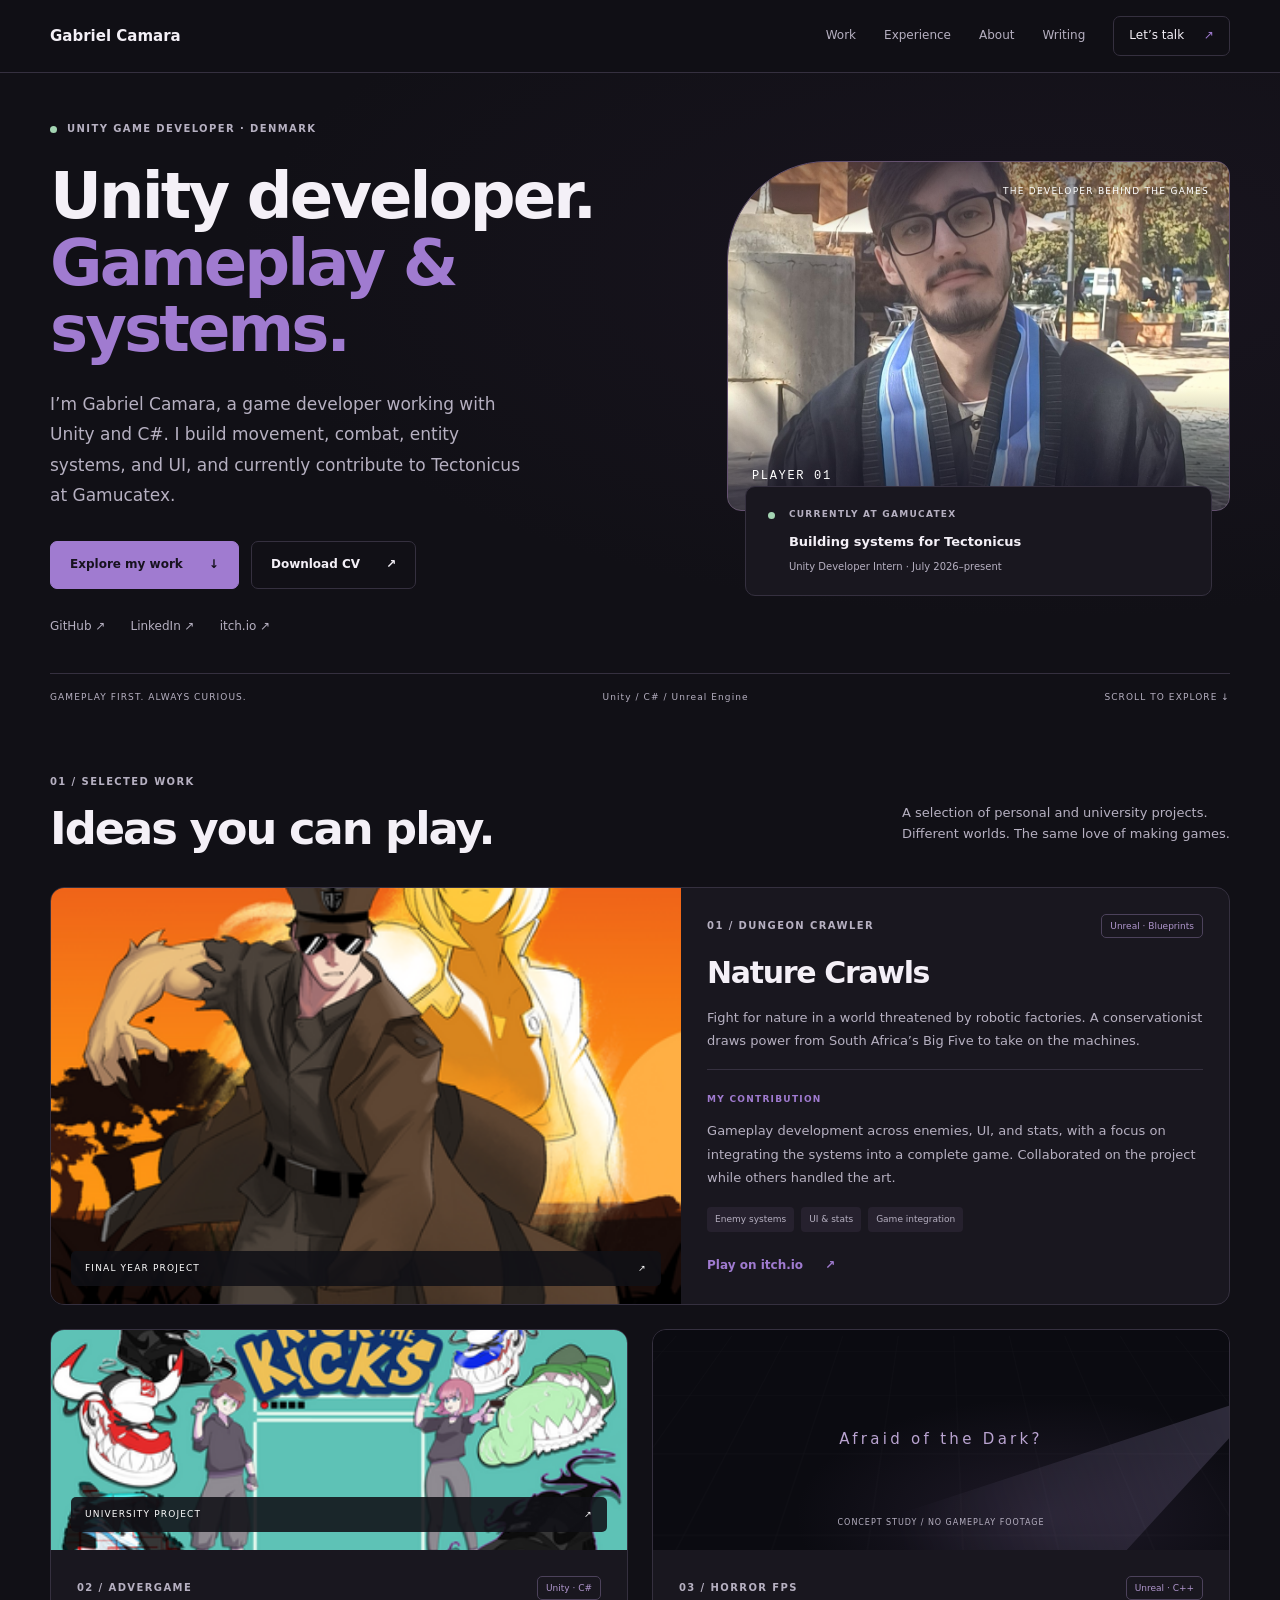
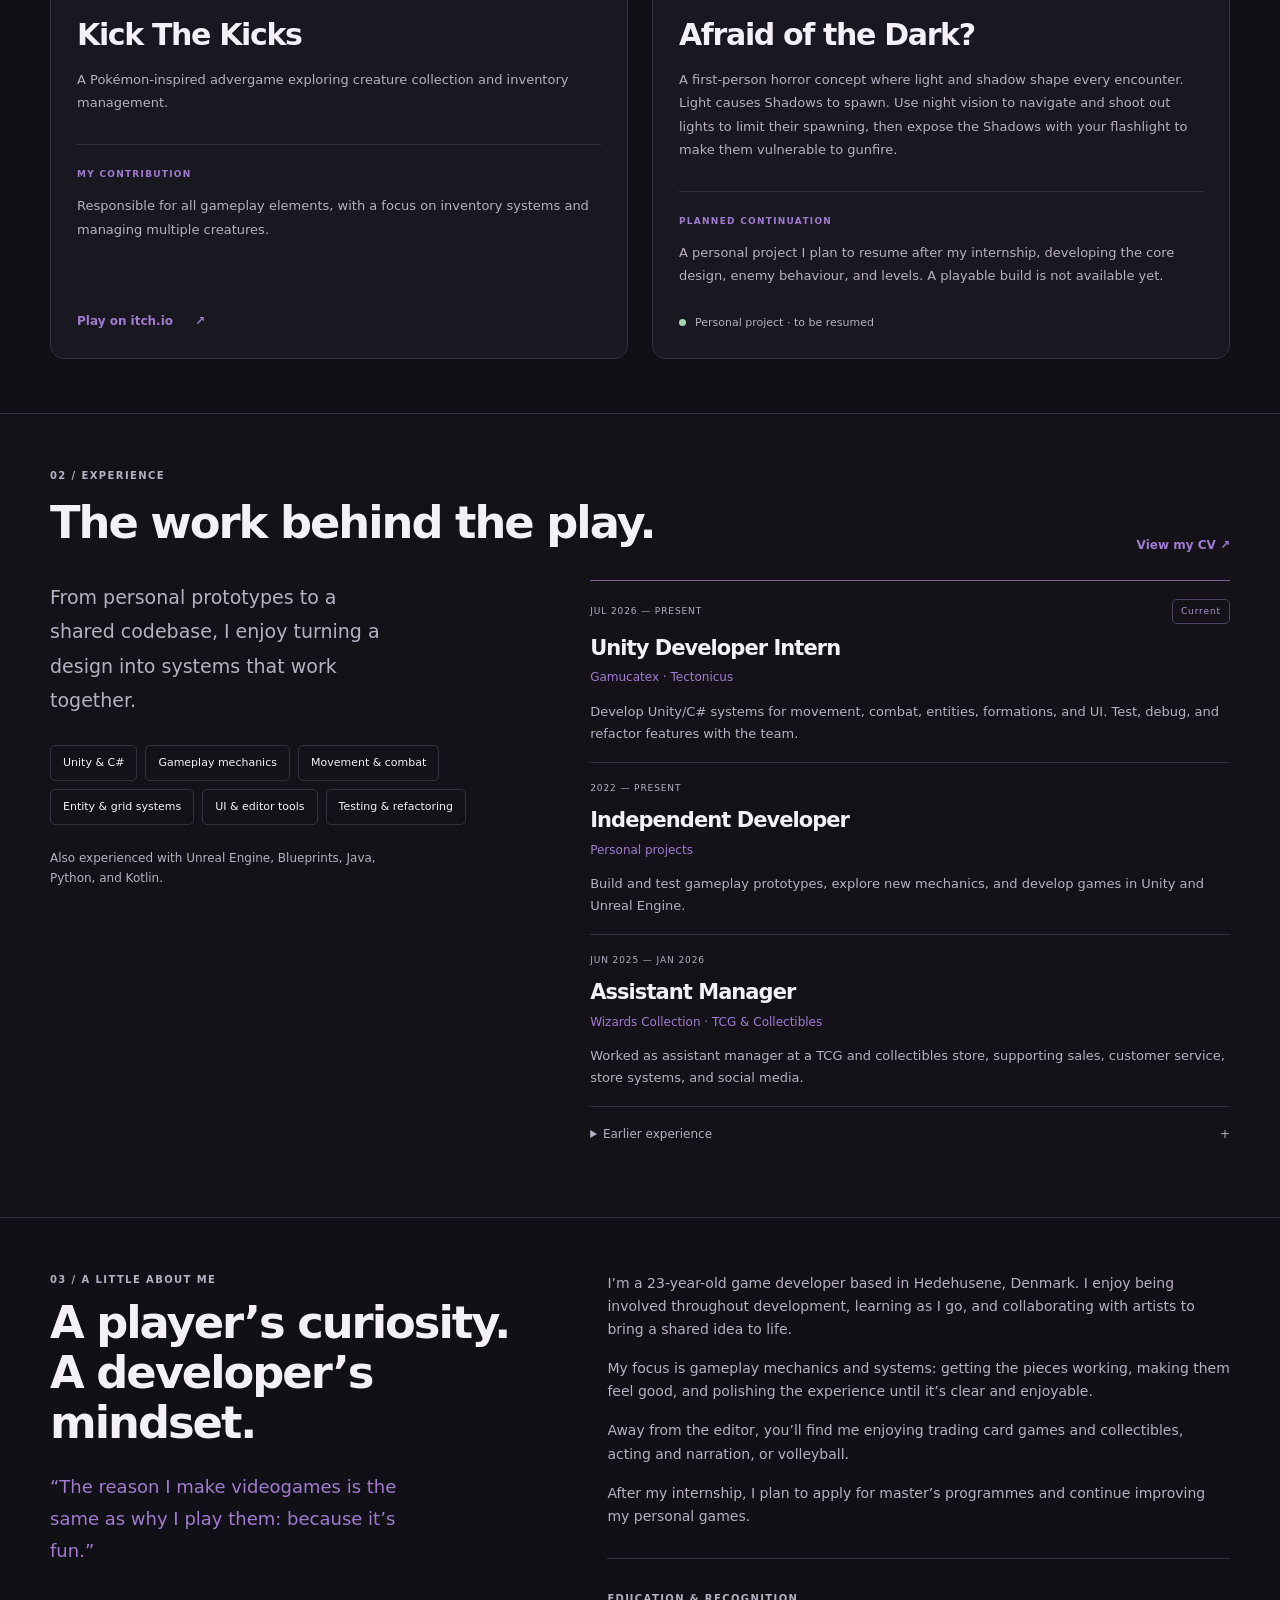
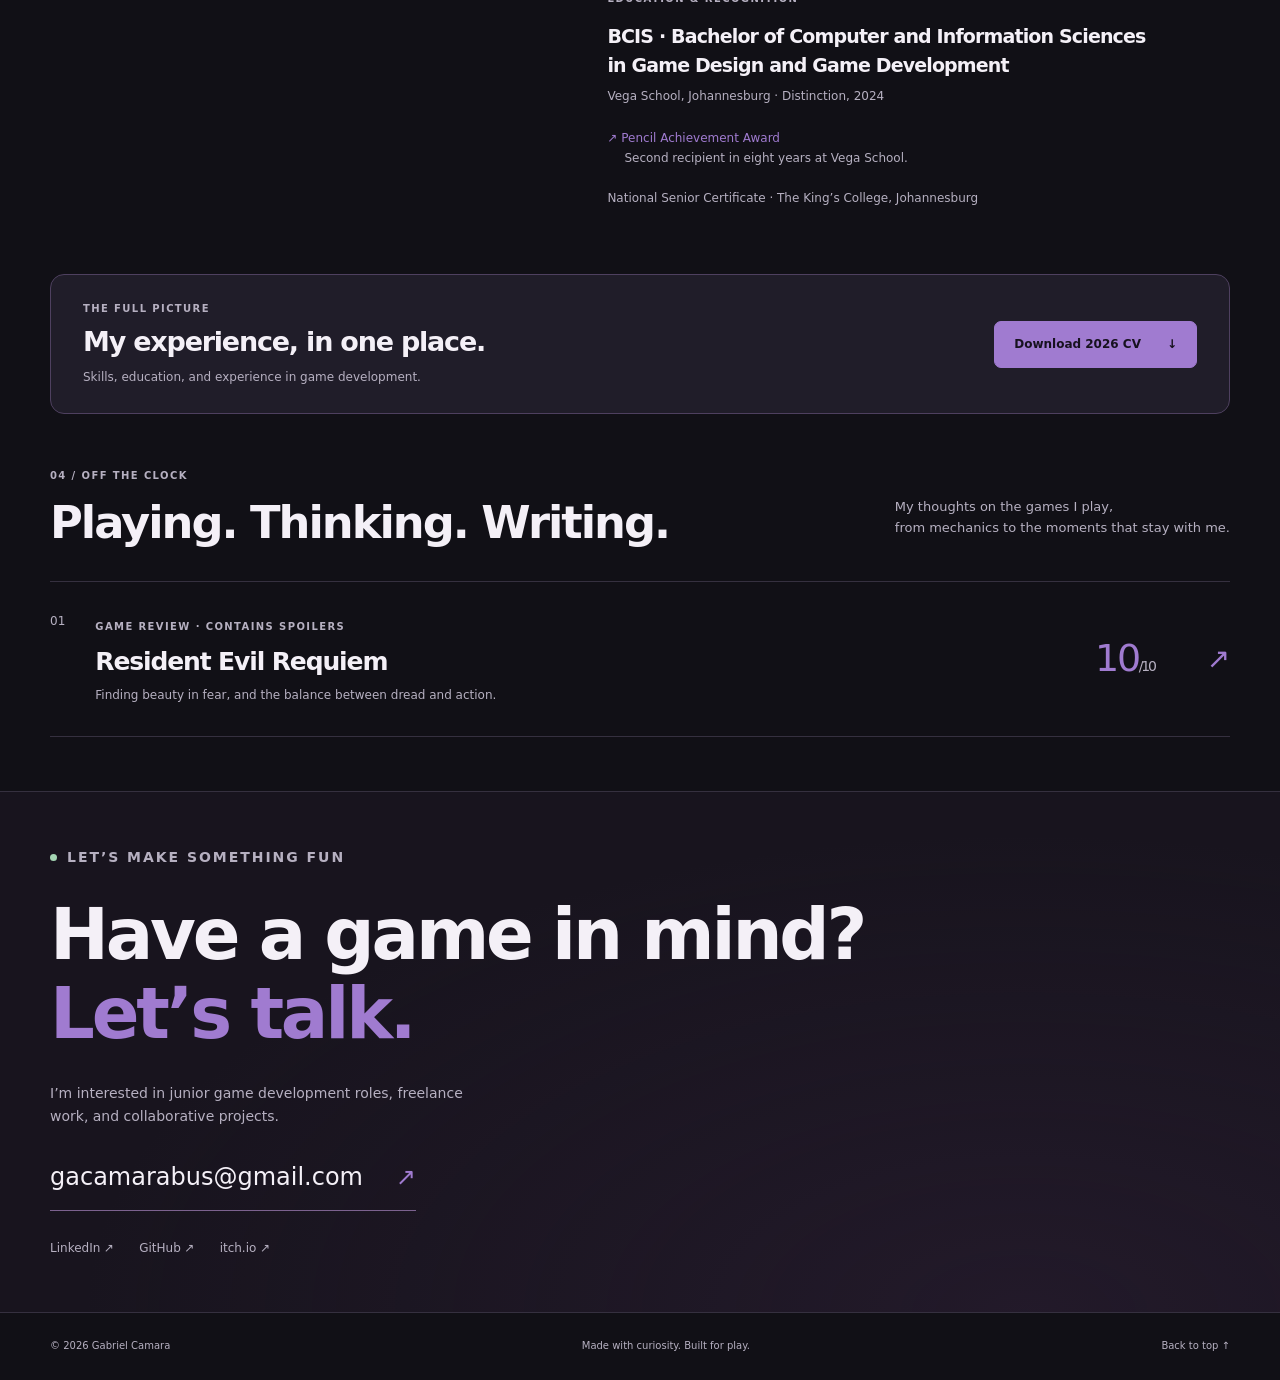
<file: index.html>
<!doctype html>
<html lang="en">
<head>
  <meta charset="UTF-8">
  <meta name="viewport" content="width=device-width, initial-scale=1">
  <meta name="theme-color" content="#111016">
  <title>Gabriel Camara | Unity Game Developer</title>
  <meta name="description" content="Gabriel Camara is a Unity game developer based in Denmark. Explore gameplay systems, Unity and Unreal projects, experience, and his 2026 CV.">
  <meta property="og:title" content="Gabriel Camara | Unity Game Developer">
  <meta property="og:description" content="Gameplay systems, playful ideas, and the work behind them. Explore my games and download my CV.">
  <meta property="og:type" content="website">
  <meta property="og:url" content="https://tr1n1tyangel.github.io/">
  <meta property="og:image" content="https://tr1n1tyangel.github.io/images/nature-crawls.png">
  <link rel="canonical" href="https://tr1n1tyangel.github.io/">
  <link rel="icon" href="favicon.svg" type="image/svg+xml">
  <link rel="stylesheet" href="styles.css">
</head>
<body>
<a class="skip-link" href="#main">Skip to content</a>
<header class="site-header">
  <div class="container header-inner">
    <a class="logo" href="#top" aria-label="Gabriel Camara home">Gabriel Camara</a>
    <nav class="nav" aria-label="Main navigation"><a href="#projects">Work</a><a href="#experience">Experience</a><a href="#about">About</a><a href="#reviews">Writing</a><a class="nav-contact" href="#contact">Let’s talk <span aria-hidden="true">↗</span></a></nav>
  </div>
</header>
<main id="main">
<section class="hero" id="top">
  <div class="container hero-inner">
    <div class="hero-copy">
      <p class="eyebrow"><span class="status-dot"></span> UNITY GAME DEVELOPER · DENMARK</p>
      <h1>Unity developer.<br><em>Gameplay & systems.</em></h1>
      <p class="hero-intro">I’m Gabriel Camara, a game developer working with Unity and C#. I build movement, combat, entity systems, and UI, and currently contribute to Tectonicus at Gamucatex.</p>
      <div class="actions"><a class="btn primary" href="#projects">Explore my work <span aria-hidden="true">↓</span></a><a class="btn" href="CV/Gabriel%20Camara%20CV%202026%20-%20Game%20Development.pdf" download>Download CV <span aria-hidden="true">↗</span></a></div>
      <div class="social"><a href="https://github.com/Tr1n1tyAngel/" target="_blank" rel="noopener noreferrer">GitHub ↗</a><a href="https://www.linkedin.com/in/gabriel-camara-973a16232/" target="_blank" rel="noopener noreferrer">LinkedIn ↗</a><a href="https://tr1n1tyangel.itch.io/" target="_blank" rel="noopener noreferrer">itch.io ↗</a></div>
    </div>
    <div class="hero-side"><div class="portrait-frame"><span class="portrait-label">THE DEVELOPER BEHIND THE GAMES</span><img src="images/profile.jpg" alt="Gabriel Camara at his graduation" fetchpriority="high"><span class="portrait-index" aria-hidden="true">PLAYER 01</span></div><div class="now-card"><span class="status-dot"></span><div><p class="eyebrow">CURRENTLY AT GAMUCATEX</p><strong>Building systems for Tectonicus</strong><p>Unity Developer Intern · July 2026–present</p></div></div></div>
  </div>
  <div class="container hero-bottom"><span>GAMEPLAY FIRST. ALWAYS CURIOUS.</span><span>Unity / C# / Unreal Engine</span><a href="#projects">SCROLL TO EXPLORE ↓</a></div>
</section>
<section id="projects" class="section">
  <div class="container">
    <div class="section-head"><div><p class="eyebrow">01 / SELECTED WORK</p><h2>Ideas you can play.</h2></div><p>A selection of personal and university projects.<br>Different worlds. The same love of making games.</p></div>
    <article class="project featured"><a class="project-image" href="https://tr1n1tyangel.itch.io/nature-crawls" target="_blank" rel="noopener noreferrer" aria-label="Play Nature Crawls on itch.io"><img src="images/nature-crawls.png" alt="Nature Crawls game artwork" loading="lazy"><span class="image-caption">FINAL YEAR PROJECT <span aria-hidden="true">↗</span></span></a><div class="project-copy"><div class="project-top"><span class="eyebrow">01 / DUNGEON CRAWLER</span><span class="tag">Unreal · Blueprints</span></div><h3>Nature Crawls</h3><p>Fight for nature in a world threatened by robotic factories. A conservationist draws power from South Africa’s Big Five to take on the machines.</p><div class="contribution"><span class="eyebrow">MY CONTRIBUTION</span><p>Gameplay development across enemies, UI, and stats, with a focus on integrating the systems into a complete game. Collaborated on the project while others handled the art.</p></div><div class="tags"><span>Enemy systems</span><span>UI & stats</span><span>Game integration</span></div><a class="text-link" href="https://tr1n1tyangel.itch.io/nature-crawls" target="_blank" rel="noopener noreferrer">Play on itch.io <span aria-hidden="true">↗</span></a></div></article>
    <div class="project-grid">
      <article class="project compact"><a class="project-image" href="https://tr1n1tyangel.itch.io/kickthekicks" target="_blank" rel="noopener noreferrer" aria-label="Play Kick The Kicks on itch.io"><img src="images/kick-the-kicks.png" alt="Kick The Kicks game artwork" loading="lazy"><span class="image-caption">UNIVERSITY PROJECT <span aria-hidden="true">↗</span></span></a><div class="project-copy"><div class="project-top"><span class="eyebrow">02 / ADVERGAME</span><span class="tag">Unity · C#</span></div><h3>Kick The Kicks</h3><p>A Pokémon-inspired advergame exploring creature collection and inventory management.</p><div class="contribution"><span class="eyebrow">MY CONTRIBUTION</span><p>Responsible for all gameplay elements, with a focus on inventory systems and managing multiple creatures.</p></div><a class="text-link" href="https://tr1n1tyangel.itch.io/kickthekicks" target="_blank" rel="noopener noreferrer">Play on itch.io <span aria-hidden="true">↗</span></a></div></article>
      <article class="project compact"><div class="concept-art" role="img" aria-label="Abstract light beam illustrating the horror game's light and shadow concept"><span class="concept-label">Afraid of the Dark?</span><div class="beam"></div><span class="concept-caption">CONCEPT STUDY / NO GAMEPLAY FOOTAGE</span></div><div class="project-copy"><div class="project-top"><span class="eyebrow">03 / HORROR FPS</span><span class="tag">Unreal · C++</span></div><h3>Afraid of the Dark?</h3><p>A first-person horror concept where light and shadow shape every encounter. Light causes Shadows to spawn. Use night vision to navigate and shoot out lights to limit their spawning, then expose the Shadows with your flashlight to make them vulnerable to gunfire.</p><div class="contribution"><span class="eyebrow">PLANNED CONTINUATION</span><p>A personal project I plan to resume after my internship, developing the core design, enemy behaviour, and levels. A playable build is not available yet.</p></div><span class="development-note"><span class="status-dot"></span> Personal project · to be resumed</span></div></article>
    </div>
  </div>
</section>
<section id="experience" class="section experience-section"><div class="container"><div class="section-head"><div><p class="eyebrow">02 / EXPERIENCE</p><h2>The work behind the play.</h2></div><a class="text-link" href="#cv">View my CV ↗</a></div><div class="experience-layout"><div class="experience-intro"><p>From personal prototypes to a shared codebase, I enjoy turning a design into systems that work together.</p><div class="skill-list"><span>Unity & C#</span><span>Gameplay mechanics</span><span>Movement & combat</span><span>Entity & grid systems</span><span>UI & editor tools</span><span>Testing & refactoring</span></div><p class="secondary-skills">Also experienced with Unreal Engine, Blueprints, Java, Python, and Kotlin.</p></div><div class="timeline"><article class="job"><div class="job-meta"><span>JUL 2026 — PRESENT</span><span class="tag">Current</span></div><h3>Unity Developer Intern</h3><p class="company">Gamucatex · Tectonicus</p><p>Develop Unity/C# systems for movement, combat, entities, formations, and UI. Test, debug, and refactor features with the team.</p></article><article class="job"><div class="job-meta"><span>2022 — PRESENT</span></div><h3>Independent Developer</h3><p class="company">Personal projects</p><p>Build and test gameplay prototypes, explore new mechanics, and develop games in Unity and Unreal Engine.</p></article><article class="job"><div class="job-meta"><span>JUN 2025 — JAN 2026</span></div><h3>Assistant Manager</h3><p class="company">Wizards Collection · TCG & Collectibles</p><p>Worked as assistant manager at a TCG and collectibles store, supporting sales, customer service, store systems, and social media.</p></article><details class="earlier"><summary>Earlier experience <span aria-hidden="true">+</span></summary><article class="job"><div class="job-meta"><span>MAY — NOV 2023</span></div><h3>Tutor · Kumon</h3><p>Supported students with maths and language work.</p></article><article class="job"><div class="job-meta"><span>2021 — 2022</span></div><h3>Director · The King’s College</h3><p>Directed a school production using prior acting experience.</p></article></details></div></div></div></section>
<section id="about" class="section"><div class="container about-layout"><div><p class="eyebrow">03 / A LITTLE ABOUT ME</p><h2>A player’s curiosity.<br>A developer’s mindset.</h2><p class="about-lead">“The reason I make videogames is the same as why I play them: because it’s fun.”</p></div><div class="about-copy"><p>I’m a 23-year-old game developer based in Hedehusene, Denmark. I enjoy being involved throughout development, learning as I go, and collaborating with artists to bring a shared idea to life.</p><p>My focus is gameplay mechanics and systems: getting the pieces working, making them feel good, and polishing the experience until it’s clear and enjoyable.</p><p>Away from the editor, you’ll find me enjoying trading card games and collectibles, acting and narration, or volleyball.</p><p>After my internship, I plan to apply for master’s programmes and continue improving my personal games.</p><div class="education"><span class="eyebrow">EDUCATION & RECOGNITION</span><h3>BCIS · Bachelor of Computer and Information Sciences<br>in Game Design and Game Development</h3><p>Vega School, Johannesburg · Distinction, 2024</p><p class="award">↗ Pencil Achievement Award<br><span>Second recipient in eight years at Vega School.</span></p><p class="school">National Senior Certificate · The King’s College, Johannesburg</p></div></div></div></section>
<section id="cv" class="cv-section"><div class="container cv-banner"><div><p class="eyebrow">THE FULL PICTURE</p><h2>My experience, in one place.</h2><p>Skills, education, and experience in game development.</p></div><a class="btn primary" href="CV/Gabriel%20Camara%20CV%202026%20-%20Game%20Development.pdf" download>Download 2026 CV <span aria-hidden="true">↓</span></a></div></section>
<section id="reviews" class="section"><div class="container"><div class="section-head"><div><p class="eyebrow">04 / OFF THE CLOCK</p><h2>Playing. Thinking. Writing.</h2></div><p>My thoughts on the games I play,<br>from mechanics to the moments that stay with me.</p></div><a class="review-row" href="reviews/resident-evil-requiem.html"><span class="review-number">01</span><div><span class="eyebrow">GAME REVIEW · CONTAINS SPOILERS</span><h3>Resident Evil Requiem</h3><p>Finding beauty in fear, and the balance between dread and action.</p></div><span class="review-score">10<span>/10</span></span><span class="review-arrow" aria-hidden="true">↗</span></a></div></section>
<section id="contact" class="section contact-section"><div class="container"><p class="eyebrow"><span class="status-dot"></span> LET’S MAKE SOMETHING FUN</p><h2>Have a game in mind?<br><em>Let’s talk.</em></h2><p>I’m interested in junior game development roles, freelance work, and collaborative projects.</p><a class="email-link" href="mailto:gacamarabus@gmail.com">gacamarabus@gmail.com <span aria-hidden="true">↗</span></a><div class="social"><a href="https://www.linkedin.com/in/gabriel-camara-973a16232/" target="_blank" rel="noopener noreferrer">LinkedIn ↗</a><a href="https://github.com/Tr1n1tyAngel/" target="_blank" rel="noopener noreferrer">GitHub ↗</a><a href="https://tr1n1tyangel.itch.io/" target="_blank" rel="noopener noreferrer">itch.io ↗</a></div></div></section>
</main>
<footer class="footer"><div class="container footer-inner"><p>© <span id="year">2026</span> Gabriel Camara</p><p>Made with curiosity. Built for play.</p><a href="#top">Back to top ↑</a></div></footer>
<script src="script.js" defer></script>
</body>
</html>
</file>
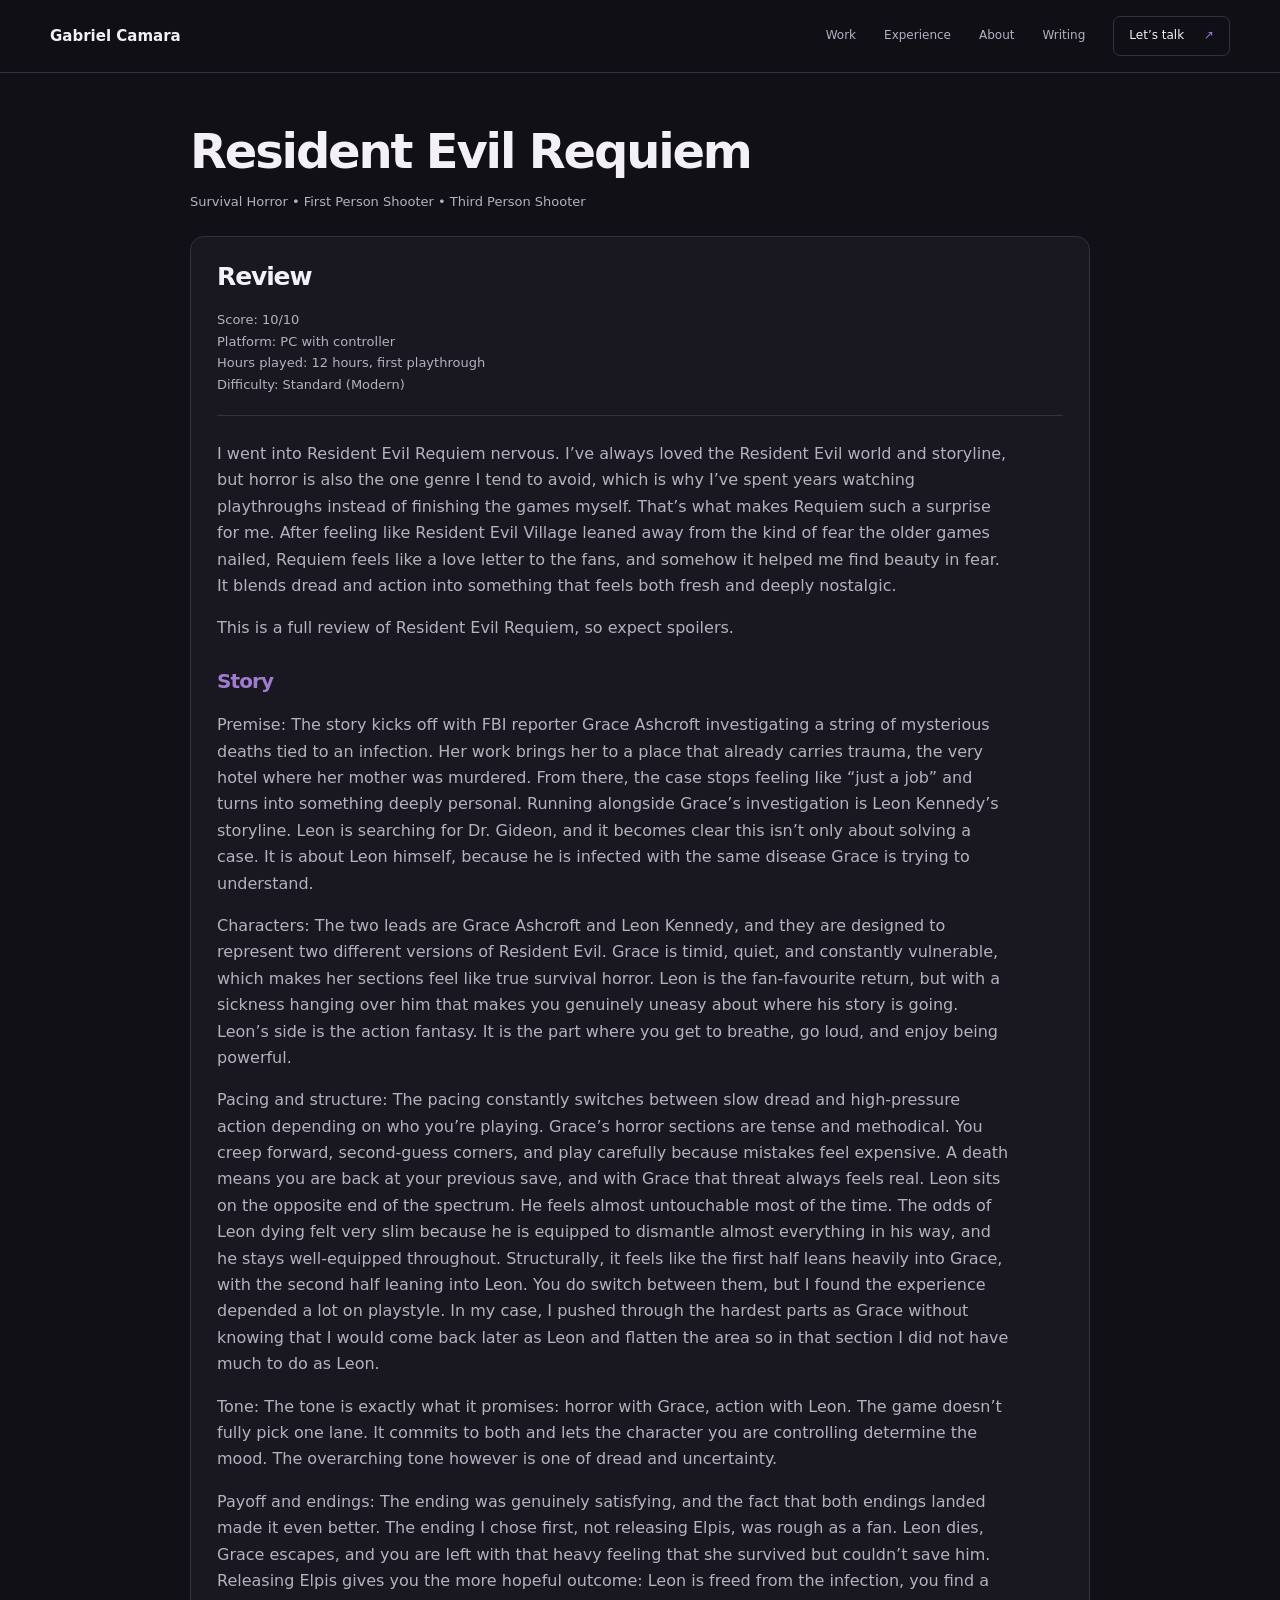
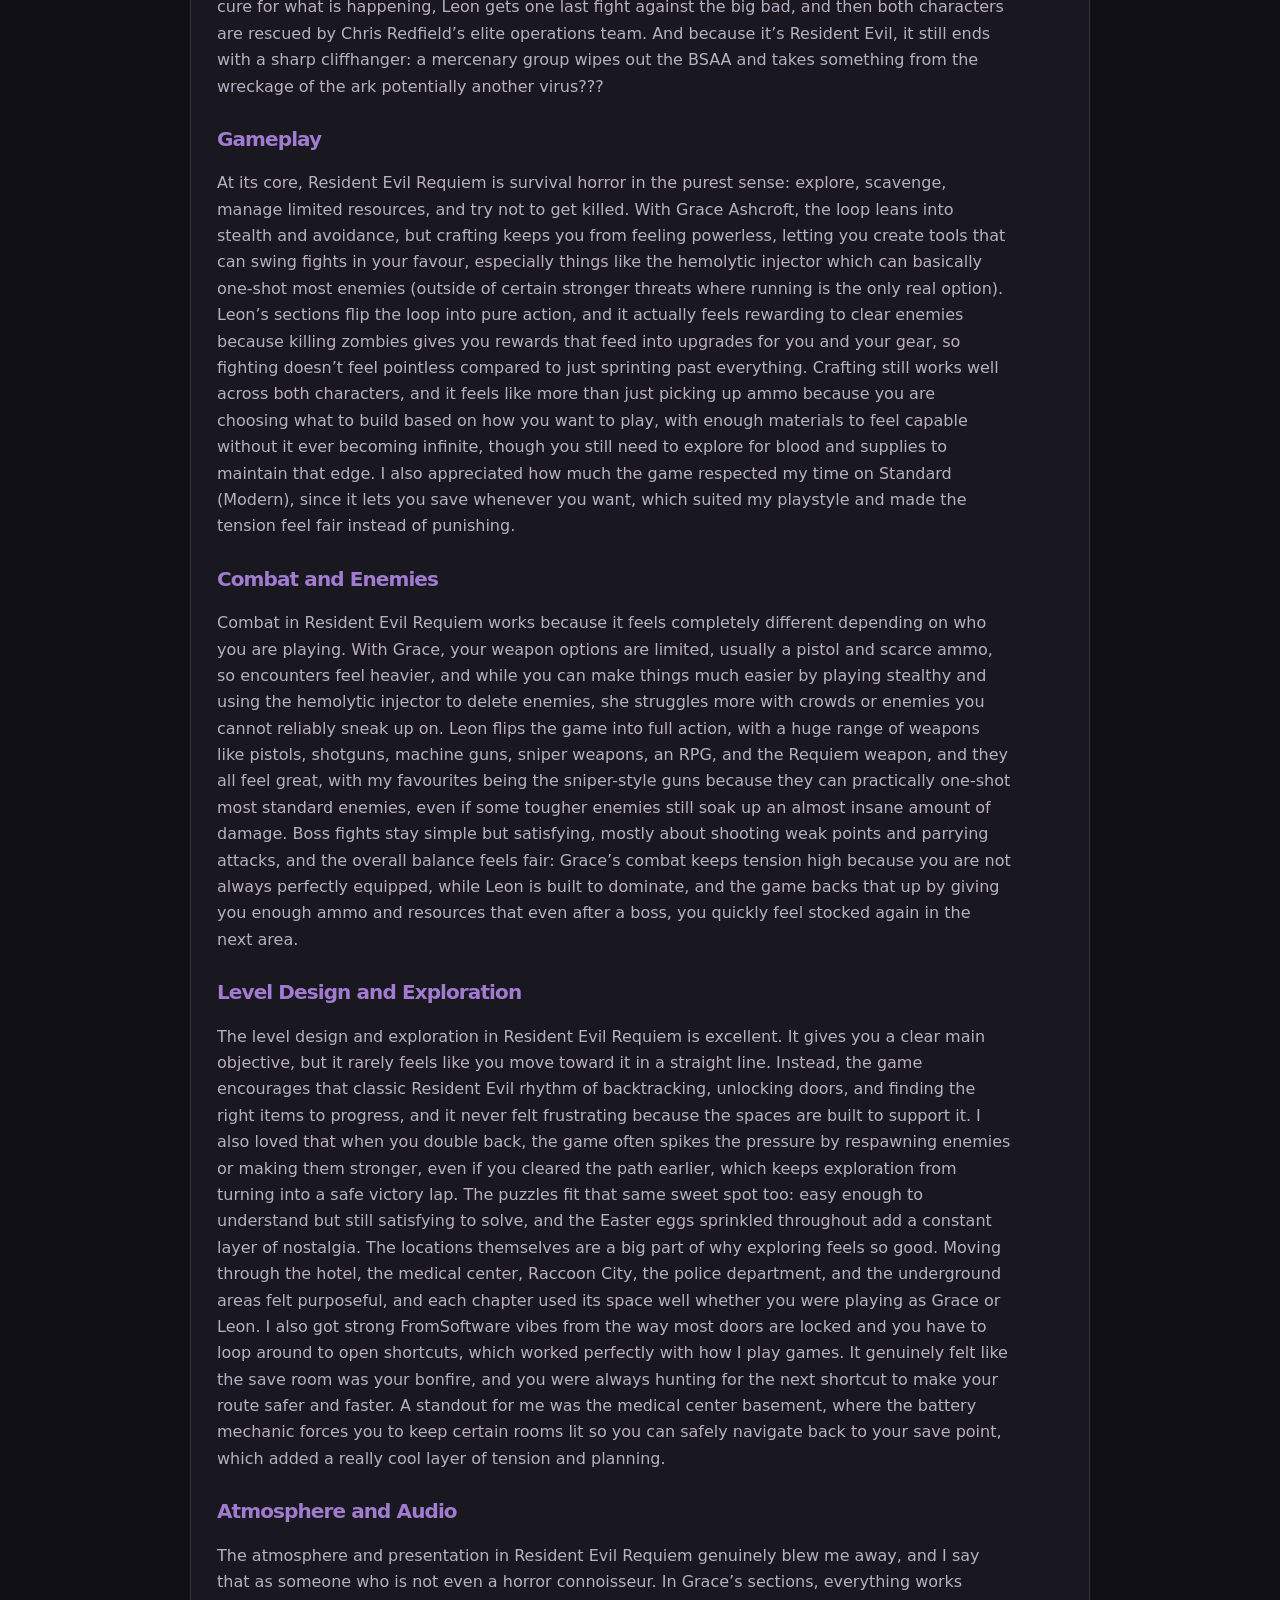
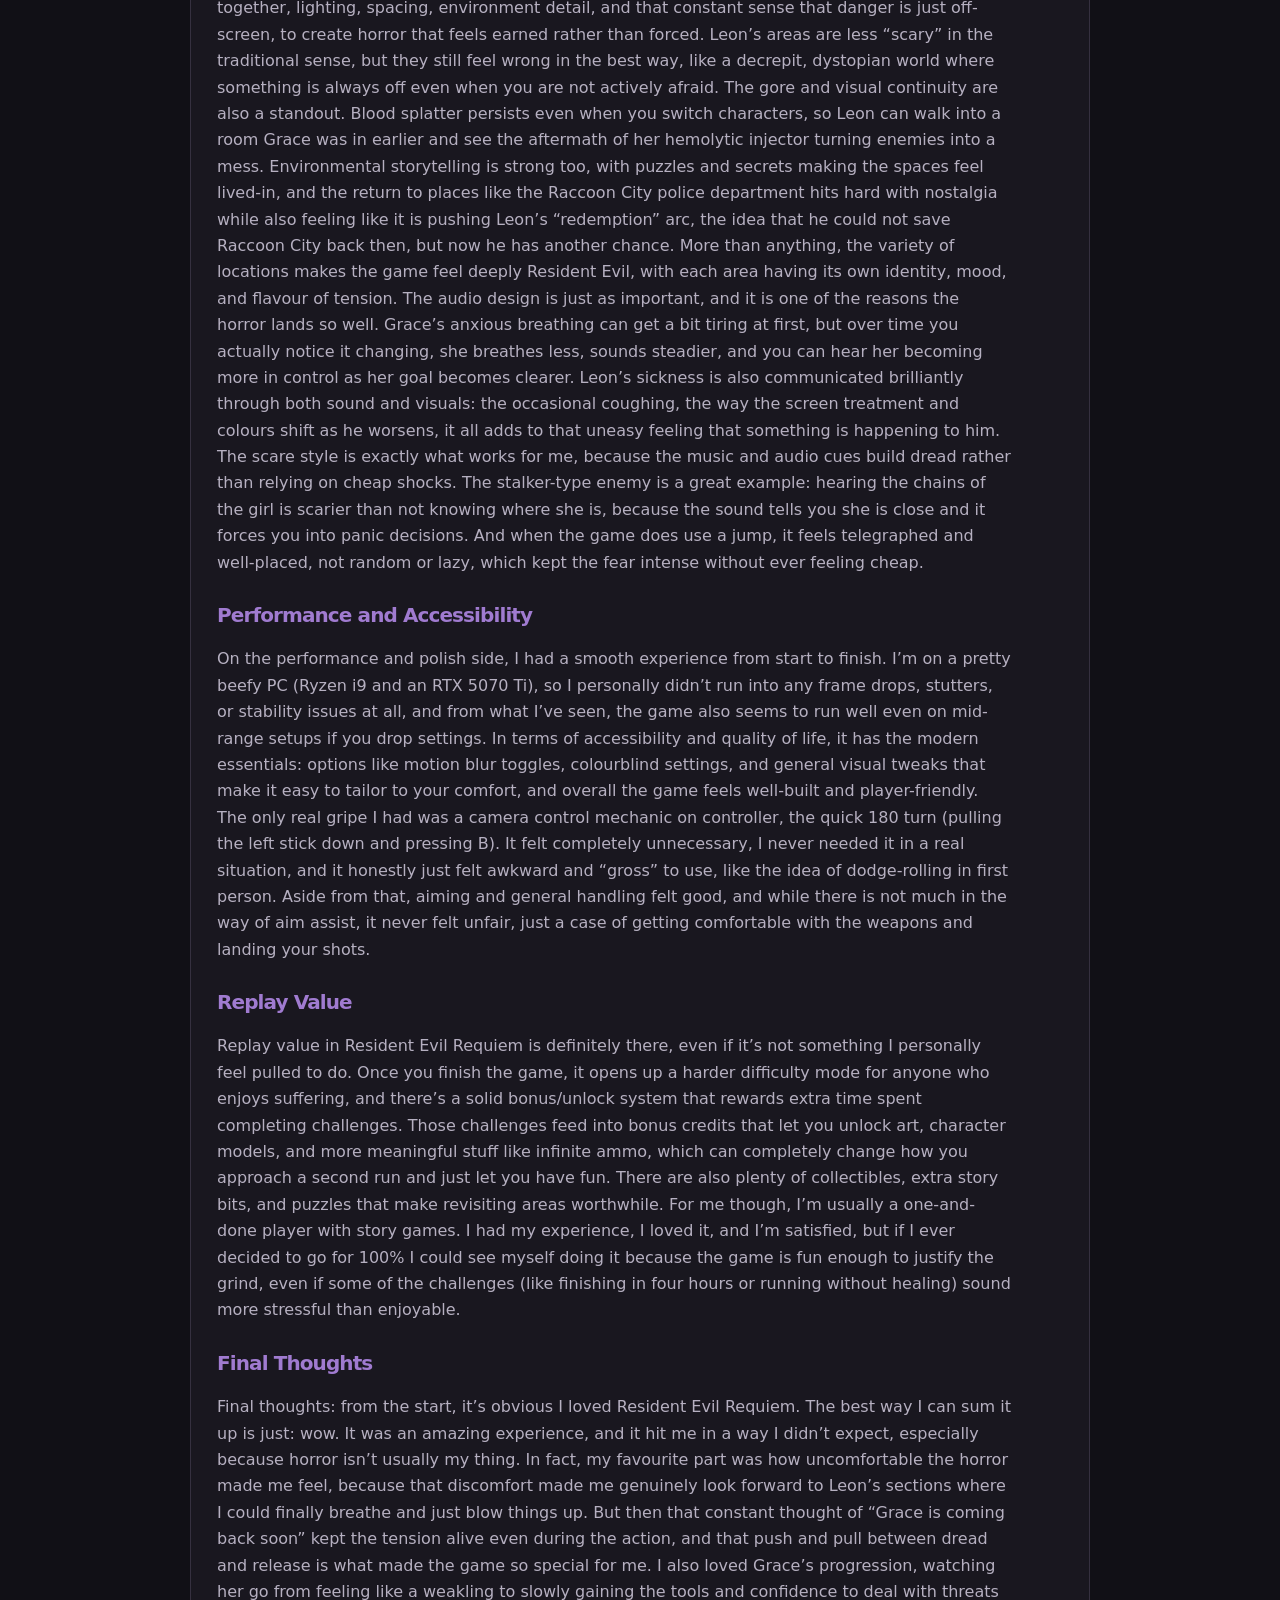
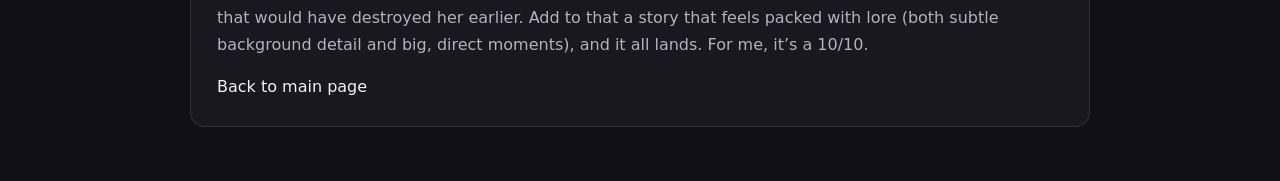
<file: reviews/resident-evil-requiem.html>
<!doctype html>
<html lang="en">
<head>
  <meta charset="UTF-8" />
  <meta name="viewport" content="width=device-width, initial-scale=1" />
  <title>Resident Evil Requiem — Review</title>
  <link rel="stylesheet" href="../styles.css" />
</head>
<body class="review-page">
<a class="skip-link" href="#main">Skip to content</a>
  <header class="site-header">
    <div class="container header-inner">
      <a class="logo" href="../index.html">Gabriel Camara</a>
      <nav class="nav" aria-label="Main navigation">
        <a href="../index.html#projects">Work</a>
        <a href="../index.html#experience">Experience</a>
        <a href="../index.html#about">About</a>
        <a href="../index.html#reviews">Writing</a>
        <a class="nav-contact" href="../index.html#contact">Let’s talk <span aria-hidden="true">↗</span></a>
      </nav>
    </div>
  </header>

  <main class="section" id="main">
    <div class="container">
      <div class="section-head">
        <h1>Resident Evil Requiem</h1>
        <p class="meta">Survival Horror • First Person Shooter • Third Person Shooter</p>
      </div>

      <div class="panel">
        <div class="review-top">
          <h2>Review</h2>
          <span class="review-line">Score: 10/10</span>
            <span class="review-line">Platform: PC with controller</span>
                <span class="review-line">Hours played: 12 hours, first playthrough</span>
                    <span class="review-line">Difficulty: Standard (Modern)</span>

        </div>

        <p>
          I went into Resident Evil Requiem nervous. I’ve always loved the Resident Evil world and storyline, but horror is also the one genre I tend to avoid, which is why I’ve spent years watching playthroughs instead of finishing the games myself. That’s what makes Requiem such a surprise for me. After feeling like Resident Evil Village leaned away from the kind of fear the older games nailed, Requiem feels like a love letter to the fans, and somehow it helped me find beauty in fear. It blends dread and action into something that feels both fresh and deeply nostalgic.
        </p>
        <p>
          This is a full review of Resident Evil Requiem, so expect spoilers.   
        </p>
        <h3>Story</h3>
        <p>
            Premise:
            The story kicks off with FBI reporter Grace Ashcroft investigating a string of mysterious deaths tied to an infection. Her work brings her to a place that already carries trauma, the very hotel where her mother was murdered. From there, the case stops feeling like “just a job” and turns into something deeply personal. Running alongside Grace’s investigation is Leon Kennedy’s storyline. Leon is searching for Dr. Gideon, and it becomes clear this isn’t only about solving a case. It is about Leon himself, because he is infected with the same disease Grace is trying to understand.
        </p>
        <p>
            Characters:
            The two leads are Grace Ashcroft and Leon Kennedy, and they are designed to represent two different versions of Resident Evil. Grace is timid, quiet, and constantly vulnerable, which makes her sections feel like true survival horror. Leon is the fan-favourite return, but with a sickness hanging over him that makes you genuinely uneasy about where his story is going. Leon’s side is the action fantasy. It is the part where you get to breathe, go loud, and enjoy being powerful.
        </p>
        <p>
            Pacing and structure:
            The pacing constantly switches between slow dread and high-pressure action depending on who you’re playing. Grace’s horror sections are tense and methodical. You creep forward, second-guess corners, and play carefully because mistakes feel expensive. A death means you are back at your previous save, and with Grace that threat always feels real. Leon sits on the opposite end of the spectrum. He feels almost untouchable most of the time. The odds of Leon dying felt very slim because he is equipped to dismantle almost everything in his way, and he stays well-equipped throughout. Structurally, it feels like the first half leans heavily into Grace, with the second half leaning into Leon. You do switch between them, but I found the experience depended a lot on playstyle. In my case, I pushed through the hardest parts as Grace without knowing that I would come back later as Leon and flatten the area so in that section I did not have much to do as Leon.
        </p>
        <p>
            Tone:
            The tone is exactly what it promises: horror with Grace, action with Leon. The game doesn’t fully pick one lane. It commits to both and lets the character you are controlling determine the mood. The overarching tone however is one of dread and uncertainty.
        </p>
         <p>
            Payoff and endings:
            The ending was genuinely satisfying, and the fact that both endings landed made it even better. The ending I chose first, not releasing Elpis, was rough as a fan. Leon dies, Grace escapes, and you are left with that heavy feeling that she survived but couldn’t save him. Releasing Elpis gives you the more hopeful outcome: Leon is freed from the infection, you find a cure for what is happening, Leon gets one last fight against the big bad, and then both characters are rescued by Chris Redfield’s elite operations team. And because it’s Resident Evil, it still ends with a sharp cliffhanger: a mercenary group wipes out the BSAA and takes something from the wreckage of the ark potentially another virus???
        </p>
          <h3>Gameplay</h3>
        <p>
          At its core, Resident Evil Requiem is survival horror in the purest sense: explore, scavenge, manage limited resources, and try not to get killed. With Grace Ashcroft, the loop leans into stealth and avoidance, but crafting keeps you from feeling powerless, letting you create tools that can swing fights in your favour, especially things like the hemolytic injector which can basically one-shot most enemies (outside of certain stronger threats where running is the only real option). Leon’s sections flip the loop into pure action, and it actually feels rewarding to clear enemies because killing zombies gives you rewards that feed into upgrades for you and your gear, so fighting doesn’t feel pointless compared to just sprinting past everything. Crafting still works well across both characters, and it feels like more than just picking up ammo because you are choosing what to build based on how you want to play, with enough materials to feel capable without it ever becoming infinite, though you still need to explore for blood and supplies to maintain that edge. I also appreciated how much the game respected my time on Standard (Modern), since it lets you save whenever you want, which suited my playstyle and made the tension feel fair instead of punishing.
        </p>
        <h3> Combat and Enemies</h3>
        <p>
          Combat in Resident Evil Requiem works because it feels completely different depending on who you are playing. With Grace, your weapon options are limited, usually a pistol and scarce ammo, so encounters feel heavier, and while you can make things much easier by playing stealthy and using the hemolytic injector to delete enemies, she struggles more with crowds or enemies you cannot reliably sneak up on. Leon flips the game into full action, with a huge range of weapons like pistols, shotguns, machine guns, sniper weapons, an RPG, and the Requiem weapon, and they all feel great, with my favourites being the sniper-style guns because they can practically one-shot most standard enemies, even if some tougher enemies still soak up an almost insane amount of damage. Boss fights stay simple but satisfying, mostly about shooting weak points and parrying attacks, and the overall balance feels fair: Grace’s combat keeps tension high because you are not always perfectly equipped, while Leon is built to dominate, and the game backs that up by giving you enough ammo and resources that even after a boss, you quickly feel stocked again in the next area.
        </p>
          <h3>Level Design and Exploration</h3>
        <p>
          The level design and exploration in Resident Evil Requiem is excellent. It gives you a clear main objective, but it rarely feels like you move toward it in a straight line. Instead, the game encourages that classic Resident Evil rhythm of backtracking, unlocking doors, and finding the right items to progress, and it never felt frustrating because the spaces are built to support it. I also loved that when you double back, the game often spikes the pressure by respawning enemies or making them stronger, even if you cleared the path earlier, which keeps exploration from turning into a safe victory lap. The puzzles fit that same sweet spot too: easy enough to understand but still satisfying to solve, and the Easter eggs sprinkled throughout add a constant layer of nostalgia.
          The locations themselves are a big part of why exploring feels so good. Moving through the hotel, the medical center, Raccoon City, the police department, and the underground areas felt purposeful, and each chapter used its space well whether you were playing as Grace or Leon. I also got strong FromSoftware vibes from the way most doors are locked and you have to loop around to open shortcuts, which worked perfectly with how I play games. It genuinely felt like the save room was your bonfire, and you were always hunting for the next shortcut to make your route safer and faster. A standout for me was the medical center basement, where the battery mechanic forces you to keep certain rooms lit so you can safely navigate back to your save point, which added a really cool layer of tension and planning.
        </p>
          <h3>Atmosphere and Audio</h3>
        <p>
          The atmosphere and presentation in Resident Evil Requiem genuinely blew me away, and I say that as someone who is not even a horror connoisseur. In Grace’s sections, everything works together, lighting, spacing, environment detail, and that constant sense that danger is just off-screen, to create horror that feels earned rather than forced. Leon’s areas are less “scary” in the traditional sense, but they still feel wrong in the best way, like a decrepit, dystopian world where something is always off even when you are not actively afraid. The gore and visual continuity are also a standout. Blood splatter persists even when you switch characters, so Leon can walk into a room Grace was in earlier and see the aftermath of her hemolytic injector turning enemies into a mess. Environmental storytelling is strong too, with puzzles and secrets making the spaces feel lived-in, and the return to places like the Raccoon City police department hits hard with nostalgia while also feeling like it is pushing Leon’s “redemption” arc, the idea that he could not save Raccoon City back then, but now he has another chance. More than anything, the variety of locations makes the game feel deeply Resident Evil, with each area having its own identity, mood, and flavour of tension.
The audio design is just as important, and it is one of the reasons the horror lands so well. Grace’s anxious breathing can get a bit tiring at first, but over time you actually notice it changing, she breathes less, sounds steadier, and you can hear her becoming more in control as her goal becomes clearer. Leon’s sickness is also communicated brilliantly through both sound and visuals: the occasional coughing, the way the screen treatment and colours shift as he worsens, it all adds to that uneasy feeling that something is happening to him. The scare style is exactly what works for me, because the music and audio cues build dread rather than relying on cheap shocks. The stalker-type enemy is a great example: hearing the chains of the girl is scarier than not knowing where she is, because the sound tells you she is close and it forces you into panic decisions. And when the game does use a jump, it feels telegraphed and well-placed, not random or lazy, which kept the fear intense without ever feeling cheap.
        </p>
         <h3>Performance and Accessibility</h3>
        <p>
          On the performance and polish side, I had a smooth experience from start to finish. I’m on a pretty beefy PC (Ryzen i9 and an RTX 5070 Ti), so I personally didn’t run into any frame drops, stutters, or stability issues at all, and from what I’ve seen, the game also seems to run well even on mid-range setups if you drop settings. In terms of accessibility and quality of life, it has the modern essentials: options like motion blur toggles, colourblind settings, and general visual tweaks that make it easy to tailor to your comfort, and overall the game feels well-built and player-friendly. The only real gripe I had was a camera control mechanic on controller, the quick 180 turn (pulling the left stick down and pressing B). It felt completely unnecessary, I never needed it in a real situation, and it honestly just felt awkward and “gross” to use, like the idea of dodge-rolling in first person. Aside from that, aiming and general handling felt good, and while there is not much in the way of aim assist, it never felt unfair, just a case of getting comfortable with the weapons and landing your shots.
        </p>
          <h3>Replay Value</h3>
        <p>
          Replay value in Resident Evil Requiem is definitely there, even if it’s not something I personally feel pulled to do. Once you finish the game, it opens up a harder difficulty mode for anyone who enjoys suffering, and there’s a solid bonus/unlock system that rewards extra time spent completing challenges. Those challenges feed into bonus credits that let you unlock art, character models, and more meaningful stuff like infinite ammo, which can completely change how you approach a second run and just let you have fun. There are also plenty of collectibles, extra story bits, and puzzles that make revisiting areas worthwhile. For me though, I’m usually a one-and-done player with story games. I had my experience, I loved it, and I’m satisfied, but if I ever decided to go for 100% I could see myself doing it because the game is fun enough to justify the grind, even if some of the challenges (like finishing in four hours or running without healing) sound more stressful than enjoyable.
        </p>
         <h3>Final Thoughts</h3>
        <p>
          Final thoughts: from the start, it’s obvious I loved Resident Evil Requiem. The best way I can sum it up is just: wow. It was an amazing experience, and it hit me in a way I didn’t expect, especially because horror isn’t usually my thing. In fact, my favourite part was how uncomfortable the horror made me feel, because that discomfort made me genuinely look forward to Leon’s sections where I could finally breathe and just blow things up. But then that constant thought of “Grace is coming back soon” kept the tension alive even during the action, and that push and pull between dread and release is what made the game so special for me. I also loved Grace’s progression, watching her go from feeling like a weakling to slowly gaining the tools and confidence to deal with threats that would have destroyed her earlier. Add to that a story that feels packed with lore (both subtle background detail and big, direct moments), and it all lands. For me, it’s a 10/10.
        </p>
          <div class="card-actions">
          <a class="link" href="../index.html#reviews">Back to main page</a>
        </div>
      </div>
    </div>
  </main>
</body>
</html>
</file>
<file: styles.css>
:root{
--bg:#111016;
--surface:#19171f;
--surface-2:#201d29;
--text:#f4f0f7;
--muted:#b6b0c1;
--accent:#a07bd0;
--border:#35303f;
--green:#a4d5b3;
--radius:14px;
color-scheme:dark}

*{
box-sizing:border-box}
html{
scroll-behavior:smooth;
scroll-padding-top:100px}
body{
margin:0;
background:var(--bg);
color:var(--text);
font-family:Inter,ui-sans-serif,system-ui,-apple-system,BlinkMacSystemFont,"Segoe UI",sans-serif;
line-height:1.65}
a{
color:inherit;
text-decoration:none}
button,a,summary{
-webkit-tap-highlight-color:transparent}
a:focus-visible,summary:focus-visible{
outline:3px solid var(--accent);
outline-offset:5px}
a:hover{
color:var(--accent)}
img{
display:block;
max-width:100%}
h1,h2,h3,p{
margin-top:0}
h1,h2,h3{
line-height:1.12;
letter-spacing:-.045em}
p{
color:var(--muted)}
h2{
font-size:clamp(2rem,3.5vw,3rem);
font-weight:600;
margin-bottom:18px}
h3{
font-size:1.65rem;
font-weight:600}
em{
font-style:normal;
color:var(--accent)}
.container{
width:min(1180px,calc(100% - 72px));
margin-inline:auto}
.eyebrow{
font-size:10px;
font-weight:650;
letter-spacing:.14em;
line-height:1.6;
color:var(--muted)}
.status-dot{
display:inline-block;
width:7px;
height:7px;
background:var(--green);
border-radius:50%;
flex-shrink:0}
.skip-link{
position:fixed;
left:20px;
top:-100px;
background:var(--accent);
color:var(--bg);
padding:12px;
z-index:100}
.skip-link:focus{
top:12px}
.site-header{
position:sticky;
top:0;
z-index:20;
background:#111016ed;
backdrop-filter:blur(16px);
border-bottom:1px solid var(--border)}
.header-inner{
display:flex;
align-items:center;
justify-content:space-between;
gap:28px;
min-height:72px}
.logo{
display:flex;
align-items:center;
gap:13px;
font-size:13px;
font-weight:600;
letter-spacing:0}
.logo-mark{
font-size:25px;
letter-spacing:-.08em}
.logo-mark span{
color:var(--accent)}
.nav{
display:flex;
align-items:center;
gap:28px;
font-size:12px;
color:var(--muted)}
.nav a{
padding:10px 0}
.nav .nav-contact{
border:1px solid var(--border);
border-radius:7px;
padding:9px 15px;
color:var(--text)}
.nav-contact span{
margin-left:16px;
color:var(--accent)}
.hero{
background:radial-gradient(ellipse at 82% 30%,#38264430,transparent 55%)}
.hero-inner{
display:grid;
grid-template-columns:1.25fr 1fr;
gap:48px;
padding-block:48px 36px;
align-items:center}
.hero-copy>.eyebrow{
display:flex;
gap:10px;
align-items:center;
margin-bottom:26px}
h1{
font-size:clamp(3rem,5vw,4rem);
font-weight:600;
line-height:1.04;
margin-bottom:26px}
.hero-intro{
font-size:17px;
max-width:470px;
line-height:1.8}
.hero-intro span{
color:var(--text)}
.actions{
display:flex;
gap:12px;
flex-wrap:wrap;
margin-top:30px}
.btn{
display:inline-flex;
align-items:center;
justify-content:center;
gap:26px;
padding:13px 19px;
border:1px solid var(--border);
background:transparent;
border-radius:7px;
font-size:12px;
font-weight:600;
box-shadow:none;
transition:background .18s,transform .18s}
.btn:hover{
background:var(--surface-2);
color:var(--text);
transform:translateY(-2px)}
.btn.primary{
background:var(--accent);
border-color:var(--accent);
color:#17121f}
.btn.primary:hover{
background:#ad89da}
.social{
display:flex;
gap:25px;
font-size:12px;
color:var(--muted);
margin-top:28px}
.portrait-frame{
height:350px;
border-radius:100px 14px 14px 14px;
overflow:hidden;
position:relative;
background:var(--surface);
border:1px solid #645170}
.portrait-frame img{
width:100%;
height:100%;
object-fit:cover;
object-position:center 38%}
.portrait-frame:after{
content:"";
position:absolute;
inset:0;
background:linear-gradient(0deg,#100b19bb,transparent 35%,transparent 80%,#100b1970)}
.portrait-label,.portrait-index{
position:absolute;
z-index:1;
font-size:9px;
letter-spacing:.14em;
color:#fff}
.portrait-label{
top:22px;
right:20px}
.portrait-index{
bottom:23px;
left:24px;
font-family:monospace;
font-size:12px}
.now-card{
display:flex;
align-items:flex-start;
gap:14px;
padding:20px 22px;
border:1px solid var(--border);
border-radius:10px;
background:var(--surface);
margin:-25px 18px 0;
position:relative;
z-index:2}
.now-card>.status-dot{
margin-top:5px}
.now-card .eyebrow{
font-size:9px;
margin-bottom:6px}
.now-card strong{
font-size:13px;
font-weight:550}
.now-card p:last-child{
font-size:10px;
margin:5px 0 0}
.hero-bottom{
border-top:1px solid var(--border);
padding-block:22px;
display:flex;
justify-content:space-between;
gap:15px;
color:var(--muted);
font-size:9px;
letter-spacing:.12em}
.section{
padding-block:54px}
.section-head{
display:flex;
align-items:end;
justify-content:space-between;
gap:40px;
margin-bottom:24px}
.section-head p{
font-size:13px;
margin-bottom:18px}
.section-head .eyebrow{
font-size:10px;
margin-bottom:14px}
.section-head h2{
margin-bottom:8px}
.project{
border:1px solid var(--border);
border-radius:var(--radius);
background:var(--surface);
overflow:hidden}
.featured{
display:grid;
grid-template-columns:1.15fr 1fr;
margin-bottom:24px}
.project-image{
position:relative;
display:block;
background:#25202d;
overflow:hidden}
.project-image img{
width:100%;
height:100%;
object-fit:cover;
transition:transform .4s}
.project-image:hover img{
transform:scale(1.025)}
.image-caption{
position:absolute;
bottom:18px;
left:20px;
right:20px;
display:flex;
justify-content:space-between;
background:#111016df;
padding:10px 14px;
border-radius:5px;
color:#fff;
font-size:9px;
letter-spacing:.13em}
.project-copy{
padding:26px}
.project-top{
display:flex;
align-items:center;
justify-content:space-between;
gap:10px;
margin-bottom:24px;
flex-wrap:wrap}
.tag{
font-size:9px;
border:1px solid #4c425b;
border-radius:5px;
padding:4px 8px;
color:#b096cd;
white-space:nowrap}
.project h3{
font-size:30px;
margin-bottom:16px}
.project p{
font-size:13px;
line-height:1.8}
.contribution{
border-top:1px solid var(--border);
padding-top:18px;
margin-top:22px}
.contribution .eyebrow{
font-size:9px;
color:var(--accent)}
.contribution p{
margin:9px 0 18px}
.tags{
display:flex;
gap:7px;
flex-wrap:wrap}
.tags span{
font-size:9px;
color:var(--muted);
background:#26212e;
padding:5px 8px;
border-radius:4px}
.text-link{
display:inline-flex;
justify-content:space-between;
gap:22px;
align-items:center;
font-size:12px;
font-weight:600;
color:var(--accent);
margin-top:24px}
.project-grid{
display:grid;
grid-template-columns:1fr 1fr;
gap:24px}
.compact .project-image,.concept-art{
height:220px}
.compact{
display:flex;
flex-direction:column}
.compact .project-copy{
flex:1;
display:flex;
flex-direction:column;
align-items:flex-start}
.compact .project-top{
width:100%}
.compact .text-link,.development-note{
margin-top:auto;
padding-top:8px}
.concept-art{
position:relative;
overflow:hidden;
background:radial-gradient(ellipse at 68% 85%,#604b743b,transparent 45%),#0b0b11;
display:flex;
align-items:center;
justify-content:center}
.concept-art:before{
content:"";
position:absolute;
inset:0;
background:repeating-linear-gradient(90deg,transparent 0 49px,#ffffff05 49px 50px),repeating-linear-gradient(0deg,transparent 0 49px,#ffffff05 49px 50px);
transform:perspective(250px) rotateX(32deg) scale(1.5);
opacity:.5}
.beam{
position:absolute;
width:400px;
height:210px;
right:-80px;
bottom:-65px;
background:linear-gradient(100deg,transparent,#d2c1ff35);
clip-path:polygon(100% 40%,0 0,0 100%);
transform:rotate(-30deg);
filter:blur(15px)}
.concept-label{
z-index:1;
color:#baa4d1;
font-size:15px;
letter-spacing:.22em}
.concept-caption{
position:absolute;
bottom:20px;
color:#b6b0c1;
font-size:8px;
letter-spacing:.12em}
.development-note{
display:flex;
gap:9px;
align-items:center;
font-size:11px;
color:var(--muted)}
.experience-section{
border-block:1px solid var(--border);
background:#141218}
.experience-layout{
display:grid;
grid-template-columns:1fr 1.3fr;
gap:48px}
.experience-intro>p:first-child{
font-size:19px;
line-height:1.8;
max-width:350px}
.skill-list{
display:flex;
flex-wrap:wrap;
gap:8px;
margin-top:28px}
.skill-list span{
padding:8px 12px;
border:1px solid var(--border);
border-radius:5px;
font-size:11px}
.secondary-skills{
font-size:12px;
margin-top:24px;
max-width:350px}
.job{
border-top:1px solid var(--border);
padding:18px 0}
.job:first-child{
border-color:#80619e}
.job-meta{
display:flex;
justify-content:space-between;
align-items:center;
color:var(--muted);
font-size:9px;
letter-spacing:.1em;
margin-bottom:13px}
.job h3{
font-size:21px;
margin-bottom:8px}
.job .company{
color:var(--accent);
font-size:12px;
margin-bottom:13px}
.job p:last-child{
font-size:13px;
margin:0}
.earlier{
border-top:1px solid var(--border);
font-size:12px}
.earlier summary{
padding:18px 0;
cursor:pointer;
color:var(--muted)}
.earlier summary span{
float:right}
.earlier[open] summary span{
transform:rotate(45deg)}
.about-layout{
display:grid;
grid-template-columns:1fr 1.1fr;
gap:48px}
.about-lead{
font-size:18px;
max-width:370px;
margin-top:22px;
line-height:1.8;
color:var(--accent)}
.about-copy>p{
font-size:14px;
margin-bottom:23px}
.education{
border-top:1px solid var(--border);
padding-top:25px;
margin-top:30px}
.education h3{
font-size:19px;
line-height:1.5;
margin-top:12px;
margin-bottom:8px}
.education p{
font-size:12px}
.education .award{
color:var(--accent);
margin-top:22px}
.award span{
color:var(--muted);
padding-left:17px}
.school{
margin-top:20px}
.cv-banner{
background:var(--surface-2);
border:1px solid #4e405f;
padding:26px 32px;
border-radius:var(--radius);
display:flex;
justify-content:space-between;
align-items:center;
gap:30px}
.cv-banner h2{
font-size:27px;
margin-bottom:10px}
.cv-banner p:last-child{
font-size:12px;
margin:0}
.cv-banner .btn{
flex-shrink:0}
.review-row{
display:flex;
gap:30px;
align-items:center;
border-block:1px solid var(--border);
padding:30px 0}
.review-number{
font-size:12px;
color:var(--muted);
align-self:flex-start}
.review-row h3{
font-size:25px;
margin:10px 0}
.review-row p{
font-size:12px;
margin:0}
.review-score{
margin-left:auto;
color:var(--accent);
font-size:38px;
letter-spacing:-.06em}
.review-score span{
font-size:14px;
color:var(--muted)}
.review-arrow{
margin-left:22px;
color:var(--accent);
font-size:28px}
.contact-section{
background:radial-gradient(ellipse at 80% 100%,#38254250,transparent 65%),#18141e;
border-top:1px solid var(--border)}
.contact-section .eyebrow{
display:flex;
gap:10px;
align-items:center}
.contact-section h2{
font-size:clamp(3rem,5.5vw,5rem);
margin-block:28px}
.contact-section p{
max-width:440px;
font-size:14px}
.email-link{
display:inline-block;
font-size:clamp(15px,2.7vw,24px);
border-bottom:1px solid #7c628f;
padding-bottom:12px;
margin-top:16px}
.email-link span{
margin-left:25px;
color:var(--accent)}
.footer{
border-top:1px solid var(--border);
padding-block:25px}
.footer-inner{
display:flex;
justify-content:space-between;
gap:20px;
align-items:center;
font-size:10px;
color:var(--muted)}
.footer p{
margin:0}
.footer a{
font-size:10px}
.panel{
border:1px solid var(--border);
border-radius:var(--radius);
padding:26px;
background:var(--surface)}
.panel>p{
max-width:78ch}
.panel h4{
font-size:20px;
color:var(--accent);
margin-top:36px}
.review-top{
padding-bottom:20px;
border-bottom:1px solid var(--border);
margin-bottom:25px}
.review-line{
display:block;
font-size:13px;
color:var(--muted)}

@media(min-width:1500px){
.hero-inner{
padding-block:60px 44px}
}

@media(max-width:1000px){
.hero-inner{
gap:35px}
.portrait-frame{
height:360px}
h1{
font-size:64px}
.experience-layout,.about-layout{
gap:45px}
.project-copy{
padding:24px}
.hero-intro{
font-size:15px}
.nav{
gap:18px}
}

@media(max-width:760px){
.container{
width:calc(100% - 36px)}
.header-inner{
min-height:74px;
gap:12px;
flex-wrap:wrap;
padding-block:14px}
.logo{
font-size:12px}
.logo-mark{
font-size:24px}
.nav{
gap:17px;
font-size:11px;
overflow:auto;
width:100%;
justify-content:space-between}
.nav a{
white-space:nowrap}
.nav .nav-contact{
padding:5px 9px}
.nav-contact span{
margin-left:4px}
html{
scroll-padding-top:130px}
.hero-inner{
grid-template-columns:1fr;
padding-block:32px;
gap:38px}
h1{
font-size:clamp(42px,10vw,64px)}
.hero-intro{
max-width:500px}
.hero-side{
max-width:500px;
width:100%;
margin:auto}
.portrait-frame{
height:320px}
.hero-bottom{
font-size:8px;
flex-wrap:wrap}
.hero-bottom>span:nth-child(2){
display:none}
.section{
padding-block:38px}
.section-head{
display:block;
margin-bottom:28px}
.section-head>p{
margin-top:16px}
.featured,.project-grid,.experience-layout,.about-layout{
grid-template-columns:1fr}
.featured .project-image{
height:290px}
.compact .project-image,.concept-art{
height:200px}
.project-copy{
padding:25px}
.project h3{
font-size:28px}
.project-top{
margin-bottom:19px}
.experience-layout,.about-layout{
gap:32px}
.experience-intro>p:first-child,.secondary-skills{
max-width:none}
.about-lead{
max-width:none;
margin-top:20px}
.cv-banner{
padding:28px;
align-items:flex-start;
flex-direction:column}
.cv-banner h2{
font-size:25px}
.review-row{
gap:15px}
.review-number{
display:none}
.review-row h3{
font-size:20px}
.review-row .eyebrow{
font-size:8px}
.review-score{
font-size:30px}
.review-arrow{
margin-left:0;
font-size:23px}
.review-row p{
font-size:11px}
.footer-inner{
flex-wrap:wrap}
.footer-inner>p:nth-child(2){
display:none}
.contact-section h2{
font-size:50px}
.panel{
padding:22px}
}

@media(prefers-reduced-motion:reduce){
html{
scroll-behavior:auto}
*,*:before,*:after{
transition:none!important}
}

.featured .project-image{min-height:360px}
.featured .project-image img{position:absolute;inset:0}
@media(max-width:760px){.featured .project-image{min-height:290px}}

/* Keep the introduction and education balanced without an empty left column. */
.about-layout { grid-template-columns: .9fr 1.1fr; align-items:start; }
.about-copy > p { margin-bottom:16px; }
.hero-bottom { padding-block:16px; }
.project-top { margin-bottom:18px; }
.contribution { margin-top:16px; padding-top:14px; }
.logo { font-size:15px; }
@media(max-width:760px) {
  .about-layout { grid-template-columns:1fr; gap:22px; }
  .hero-inner { gap:26px; }
  .project-copy { padding:22px; }
  .portrait-frame { height:320px; }
}

.review-page main > .container { max-width:900px; }
.review-page .section-head { display:block; }
.review-page h1 { font-size:clamp(2rem,4vw,3rem); margin-bottom:14px; }
.review-page .panel h3 { font-size:20px; color:var(--accent); margin-top:28px; }
.review-page .review-top h2 { font-size:25px; }
</file>
